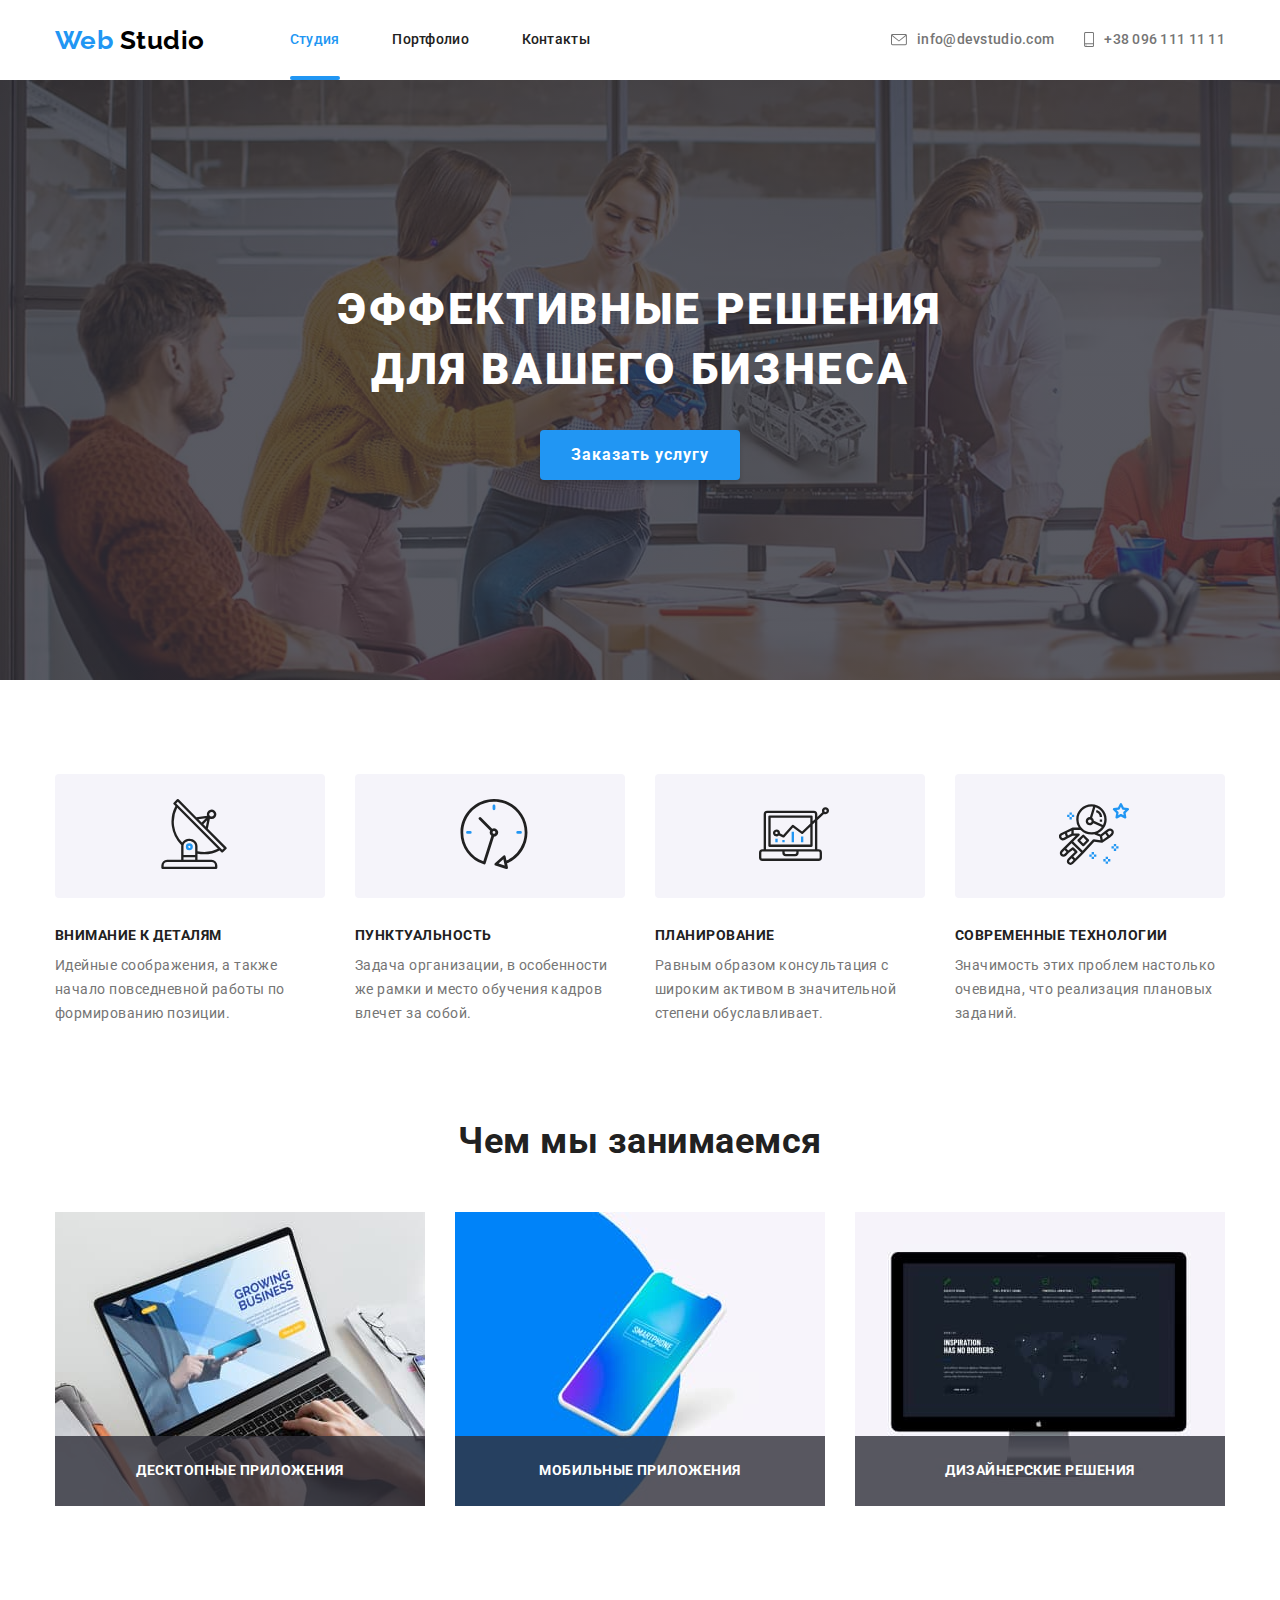
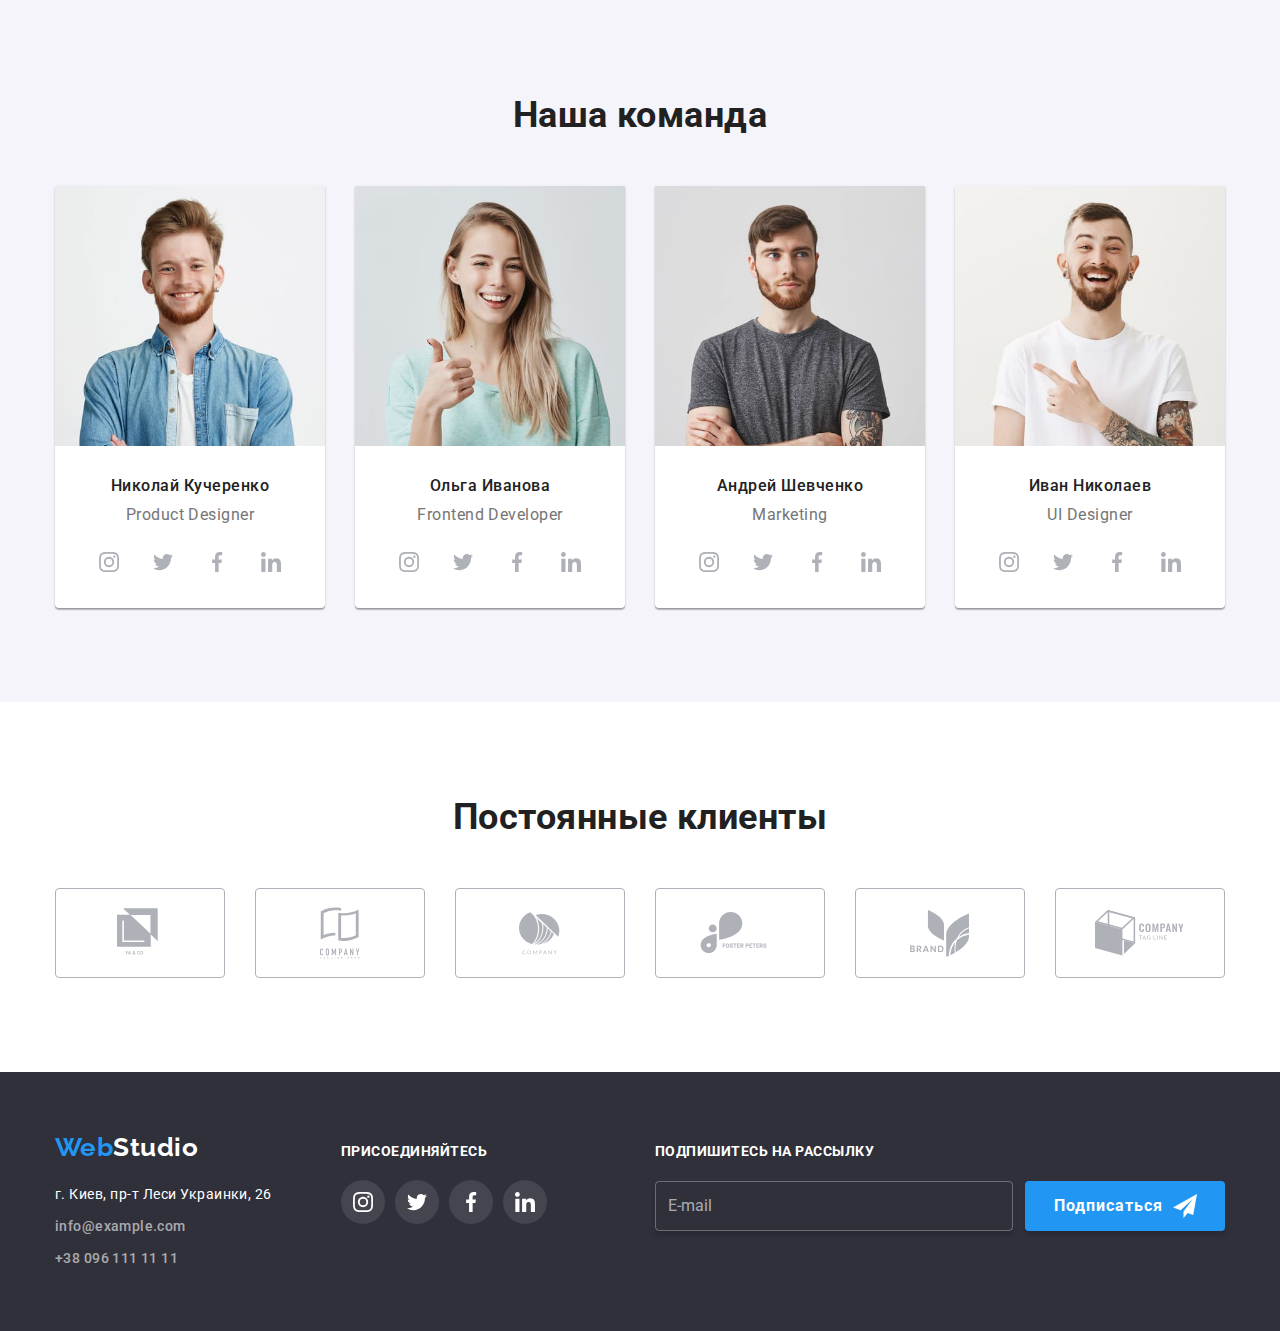
<file: index.html>
<!DOCTYPE html>
<html lang="ru">
  <head>
    <meta charset="UTF-8" />
    <meta name="viewport" content="width=device-width, initial-scale=1.0" />
    <title>Web Studio</title>
    <link
      href="https://fonts.googleapis.com/css2?family=Raleway:wght@700&family=Roboto:wght@400;500;700;900&display=swap"
      rel="stylesheet"
    />
    <link
      rel="stylesheet"
      href="https://cdnjs.cloudflare.com/ajax/libs/modern-normalize/0.6.0/modern-normalize.min.css"
    />
    <link rel="stylesheet" href="./css/main.min.css" />
  </head>
  <body>
    <header class="header">
      <nav class="container site-nav">
        <a class="logo" href="./index.html"
          >Web&nbsp;<span class="part-of-logo">Studio</span></a
        >
        <button
          type="button"
          class="menu-button"
          aria-expanded="false"
          aria-controls="menu"
          data-menu-button
        >
          <svg class="button-menu-icon" width="40" height="40">
            <use class="menu-icon" href="./images/symbol-defs.svg#menu"></use>

            <use class="cross-icon" href="./images/symbol-defs.svg#close"></use>
          </svg>
        </button>
        <div class="menu" id="menu" data-menu>
          <ul class="list-nav">
            <li class="list-nav-item">
              <a class="nav-link current" href="./index.html">
                Студия
              </a>
            </li>
            <li class="list-nav-item">
              <a class="nav-link" href="./portfolio.html">
                Портфолио
              </a>
            </li>
            <li class="list-nav-item">
              <a class="nav-link" href="#">
                Контакты
              </a>
            </li>
          </ul>
          <address class="contact-container">
            <a class="contact" href="mailto:info@devstudio.com"
              ><svg class="contact-icon" width="16" height="12">
                <use href="./images/symbol-defs.svg#envelope"></use>
              </svg>
              info@devstudio.com
            </a>

            <a class="contact" href="tel:+380961111111"
              ><svg class="contact-icon" width="10" height="15">
                <use href="./images/symbol-defs.svg#smartphone"></use>
              </svg>
              +38 096 111 11 11
            </a>
          </address>
        </div>
      </nav>
    </header>

    <main>
      <section class="hero-section">
        <div class="hero">
          <h1 class="hero-title">Эффективные решения для вашего бизнеса</h1>
          <button class="button" data-modal-open>Заказать услугу</button>
        </div>
      </section>

      <section class="section">
        <div class="container">
          <!-- при стилизации заголовок h2 ниже будет скрыт -->
          <h2 class="visually-hidden">Наши преимущества</h2>
          <ul class="advantages-list">
            <li class="advantages-list-item">
              <div class="svg-box">
                <svg width="70" height="70">
                  <use href="./images/symbol-defs.svg#antenna"></use>
                </svg>
              </div>
              <h3 class="title">Внимание к деталям</h3>
              <p class="description">
                Идейные соображения, а также начало повседневной работы по
                формированию позиции.
              </p>
            </li>
            <li class="advantages-list-item">
              <div class="svg-box">
                <svg width="70" height="70">
                  <use href="./images/symbol-defs.svg#clock"></use>
                </svg>
              </div>
              <h3 class="title">Пунктуальность</h3>
              <p class="description">
                Задача организации, в особенности же рамки и место обучения
                кадров влечет за собой.
              </p>
            </li>
            <li class="advantages-list-item">
              <div class="svg-box">
                <svg width="70" height="70">
                  <use href="./images/symbol-defs.svg#diagram"></use>
                </svg>
              </div>
              <h3 class="title">Планирование</h3>
              <p class="description">
                Равным образом консультация с широким активом в значительной
                степени обуславливает.
              </p>
            </li>
            <li class="advantages-list-item">
              <div class="svg-box">
                <svg width="70" height="70">
                  <use href="./images/symbol-defs.svg#astronaut"></use>
                </svg>
              </div>
              <h3 class="title">Современные технологии</h3>
              <p class="description">
                Значимость этих проблем настолько очевидна, что реализация
                плановых заданий.
              </p>
            </li>
          </ul>
        </div>
      </section>

      <section class="section activity-section">
        <div class="container">
          <h2 class="section-title">Чем мы занимаемся</h2>
          <ul class="activity-list">
            <li class="item">
              <img
                class="img"
                srcset="
                  ./images/desktop-apps.jpg    1x,
                  ./images/desktop-apps-2x.jpg 2x
                "
                src="./images/desktop-apps.jpg"
                alt="ноутбук"
                width="370"
                height="294"
              />
              <h3 class="subtitle">Десктопные приложения</h3>
            </li>
            <li class="item">
              <img
                class="img"
                srcset="
                  ./images/mobile-apps.jpg    1x,
                  ./images/mobile-apps-2x.jpg 2x
                "
                src="./images/mobile-apps.jpg"
                alt="смартфон"
                width="370"
                height="294"
              />
              <h3 class="subtitle">Мобильные приложения</h3>
            </li>
            <li class="item">
              <img
                class="img"
                srcset="
                  ./images/designer-decisions.jpg    1x,
                  ./images/designer-decisions-2x.jpg 2x
                "
                src="./images/designer-decisions.jpg"
                alt="Монитор"
                width="370"
                height="294"
              />
              <h3 class="subtitle">Дизайнерские решения</h3>
            </li>
          </ul>
        </div>
      </section>

      <section class="section team">
        <div class="container">
          <h2 class="section-title">Наша команда</h2>
          <ul class="team-list" lang="en">
            <li class="item">
              <div class="thumb">
                <img
                  class="img"
                  srcset="
                    ./images/product-designer.jpg    1x,
                    ./images/product-designer-2x.jpg 2x
                  "
                  src="./images/product-designer.jpg"
                  alt="фотопортрет Николай Кучеренко"
                  width="450"
                  height="414"
                />
              </div>

              <h3 class="title">Николай Кучеренко</h3>
              <p class="profession">Product Designer</p>
              <ul class="social-links-list">
                <li class="item">
                  <a class="link" href="#"
                    ><svg class="social-icon" width="20" height="20">
                      <use href="./images/symbol-defs.svg#instagram"></use></svg
                  ></a>
                </li>
                <li class="item">
                  <a class="link" href="#"
                    ><svg class="social-icon" width="20" height="20">
                      <use href="./images/symbol-defs.svg#twitter"></use></svg
                  ></a>
                </li>
                <li class="item">
                  <a class="link" href="#"
                    ><svg class="social-icon" width="20" height="20">
                      <use href="./images/symbol-defs.svg#facebook"></use></svg
                  ></a>
                </li>
                <li class="item">
                  <a class="link" href="#"
                    ><svg class="social-icon" width="20" height="20">
                      <use href="./images/symbol-defs.svg#linkedin"></use></svg
                  ></a>
                </li>
              </ul>
            </li>
            <li class="item">
              <div class="thumb">
                <img
                  class="img"
                  srcset="./images/frontend.jpg 1x, ./images/frontend-2x.jpg 2x"
                  src="./images/frontend.jpg"
                  alt="фотопортрет Ольга Иванова"
                  width="450"
                  height="414"
                />
              </div>

              <h3 class="title">Ольга Иванова</h3>
              <p class="profession">Frontend Developer</p>
              <ul class="social-links-list">
                <li class="item">
                  <a class="link" href="#"
                    ><svg class="social-icon" width="20" height="20">
                      <use href="./images/symbol-defs.svg#instagram"></use></svg
                  ></a>
                </li>
                <li class="item">
                  <a class="link" href="#"
                    ><svg class="social-icon" width="20" height="20">
                      <use href="./images/symbol-defs.svg#twitter"></use></svg
                  ></a>
                </li>
                <li class="item">
                  <a class="link" href="#"
                    ><svg class="social-icon" width="20" height="20">
                      <use href="./images/symbol-defs.svg#facebook"></use></svg
                  ></a>
                </li>
                <li class="item">
                  <a class="link" href="#"
                    ><svg class="social-icon" width="20" height="20">
                      <use href="./images/symbol-defs.svg#linkedin"></use></svg
                  ></a>
                </li>
              </ul>
            </li>
            <li class="item">
              <div class="thumb">
                <img
                  class="img"
                  srcset="
                    ./images/marketing.jpg    1x,
                    ./images/marketing-2x.jpg 2x
                  "
                  src="./images/marketing.jpg"
                  alt="фотопортрет Андрей Шевченко"
                  width="450"
                  height="414"
                />
              </div>
              <h3 class="title">Андрей Шевченко</h3>
              <p class="profession">Marketing</p>
              <ul class="social-links-list">
                <li class="item">
                  <a class="link" href="#"
                    ><svg class="social-icon" width="20" height="20">
                      <use href="./images/symbol-defs.svg#instagram"></use></svg
                  ></a>
                </li>
                <li class="item">
                  <a class="link" href="#"
                    ><svg class="social-icon" width="20" height="20">
                      <use href="./images/symbol-defs.svg#twitter"></use></svg
                  ></a>
                </li>
                <li class="item">
                  <a class="link" href="#"
                    ><svg class="social-icon" width="20" height="20">
                      <use href="./images/symbol-defs.svg#facebook"></use></svg
                  ></a>
                </li>
                <li class="item">
                  <a class="link" href="#"
                    ><svg class="social-icon" width="20" height="20">
                      <use href="./images/symbol-defs.svg#linkedin"></use></svg
                  ></a>
                </li>
              </ul>
            </li>
            <li class="item">
              <div class="thumb">
                <img
                  class="img"
                  srcset="
                    ./images/ui-designer.jpg    1x,
                    ./images/ui-designer-2x.jpg 2x
                  "
                  src="./images/marketing.jpg"
                  alt="фотопортрет Иван Николаев"
                  width="450"
                  height="414"
                />
              </div>

              <h3 class="title">Иван Николаев</h3>
              <p class="profession">UI Designer</p>
              <ul class="social-links-list">
                <li class="item">
                  <a class="link" href="#"
                    ><svg class="social-icon" width="20" height="20">
                      <use href="./images/symbol-defs.svg#instagram"></use></svg
                  ></a>
                </li>
                <li class="item">
                  <a class="link" href="#"
                    ><svg class="social-icon" width="20" height="20">
                      <use href="./images/symbol-defs.svg#twitter"></use></svg
                  ></a>
                </li>
                <li class="item">
                  <a class="link" href="#"
                    ><svg class="social-icon" width="20" height="20">
                      <use href="./images/symbol-defs.svg#facebook"></use></svg
                  ></a>
                </li>
                <li class="item">
                  <a class="link" href="#"
                    ><svg class="social-icon" width="20" height="20">
                      <use href="./images/symbol-defs.svg#linkedin"></use></svg
                  ></a>
                </li>
              </ul>
            </li>
          </ul>
        </div>
      </section>

      <section class="section">
        <div class="container">
          <h2 class="section-title">Постоянные клиенты</h2>
          <ul class="client-list">
            <li class="client">
              <a class="client-link" href="#">
                <svg class="client-icon" width="45" height="50">
                  <use href="./images/symbol-defs.svg#logo-01"></use>
                </svg>
              </a>
            </li>
            <li class="client">
              <a class="client-link" href="#">
                <svg class="client-icon" width="40" height="52">
                  <use href="./images/symbol-defs.svg#logo-02"></use>
                </svg>
              </a>
            </li>
            <li class="client">
              <a class="client-link" href="#">
                <svg class="client-icon" width="41" height="43">
                  <use href="./images/symbol-defs.svg#logo-03"></use>
                </svg>
              </a>
            </li>
            <li class="client">
              <a class="client-link" href="#">
                <svg class="client-icon" width="80" height="42">
                  <use href="./images/symbol-defs.svg#logo-04"></use>
                </svg>
              </a>
            </li>
            <li class="client">
              <a class="client-link" href="#">
                <svg class="client-icon" width="59" height="47">
                  <use href="./images/symbol-defs.svg#logo-05"></use>
                </svg>
              </a>
            </li>
            <li class="client">
              <a class="client-link" href="#">
                <svg class="client-icon" width="89" height="46">
                  <use href="./images/symbol-defs.svg#logo-06"></use>
                </svg>
              </a>
            </li>
          </ul>
        </div>
      </section>
    </main>

    <footer class="footer">
      <div class="container flex-container">
        <div class="footer-tablet-box">
          <address class="address">
            <a class="logo footer-logo" href="./index.html"
              >Web <span class="part-of-logo">Studio</span></a
            >
            <p class="location">г. Киев, пр-т Леси Украинки, 26</p>
            <a class="contact" href="mailto:info@example.com">
              info@example.com
            </a>
            <a class="contact" href="tel:+380961111111">
              +38 096 111 11 11
            </a>
          </address>

          <div class="social-box">
            <b class="call">Присоединяйтесь</b>
            <ul class="social-links-list">
              <li class="item call-item">
                <a class="link" href="#"
                  ><svg class="social-icon" width="20" height="20">
                    <use href="./images/symbol-defs.svg#instagram"></use></svg
                ></a>
              </li>
              <li class="item call-item">
                <a class="link" href="#"
                  ><svg class="social-icon" width="20" height="20">
                    <use href="./images/symbol-defs.svg#twitter"></use></svg
                ></a>
              </li>
              <li class="item call-item">
                <a class="link" href="#"
                  ><svg class="social-icon" width="20" height="20">
                    <use href="./images/symbol-defs.svg#facebook"></use></svg
                ></a>
              </li>
              <li class="item call-item">
                <a class="link" href="#"
                  ><svg class="social-icon" width="20" height="20">
                    <use href="./images/symbol-defs.svg#linkedin"></use></svg
                ></a>
              </li>
            </ul>
          </div>
        </div>

        <div class="form-box">
          <b class="call">Подпишитесь на рассылку</b>
          <form class="footer-form">
            <input
              class="input"
              type="email"
              name="guest-email"
              placeholder="E-mail"
            />
            <button class="input-button" type="submit">
              Подписаться
              <svg class="button-icon" width="24" height="24">
                <use href="./images/symbol-defs.svg#plane"></use>
              </svg>
            </button>
          </form>
        </div>
      </div>
    </footer>

    <div class="backdrop is-hidden" data-modal>
      <div class="modal">
        <button class="close-button" data-modal-close>
          <svg class="img" width="18" height="18">
            <use href="./images/symbol-defs.svg#close"></use>
          </svg>
        </button>
        <b class="modal-call">Оставьте свои данные, мы вам перезвоним</b>

        <form class="form">
          <div class="form-field">
            <input
              class="form-input"
              type="text"
              name="client-name"
              id="client-name"
              placeholder=" "
            />
            <label class="form-label" for="client-name">Имя</label
            ><svg class="form-icon" width="18" height="18">
              <use href="./images/symbol-defs.svg#person"></use>
            </svg>
          </div>
          <div class="form-field">
            <input
              class="form-input"
              type="tel"
              name="client-tel"
              id="client-tel"
              placeholder=" "
            /><label class="form-label" for="client-tel">Телефон</label
            ><svg class="form-icon" width="18" height="18">
              <use href="./images/symbol-defs.svg#phone"></use>
            </svg>
          </div>
          <div class="form-field">
            <input
              class="form-input"
              type="email"
              name="client-email"
              id="client-email"
              placeholder=" "
            /><label class="form-label" for="client-email">Почта</label
            ><svg class="form-icon" width="18" height="18">
              <use href="./images/symbol-defs.svg#email"></use>
            </svg>
          </div>
          <div class="form-field textarea-form-field">
            <textarea
              class="textarea"
              name="comment"
              id="comment"
              rows="5"
              placeholder=" "
            ></textarea>
            <label class="textarea-label" for="comment">Комментарий</label>
          </div>
          <div class="checkbox-container">
            <input
              class="checkbox visually-hidden"
              type="checkbox"
              name="agreement"
              id="agreement"
            />
            <label class="checkbox-label" for="agreement"
              >Соглашаюсь с рассылкой и принимаю&nbsp;
              <a class="agreement-link" href="#">Условия договора</a></label
            >
          </div>
          <button class="form-button" type="submit">Отправить</button>
        </form>
      </div>
    </div>

    <script src="./js/menu.js"></script>
    <script src="./js/modal.js"></script>
  </body>
</html>
</file>
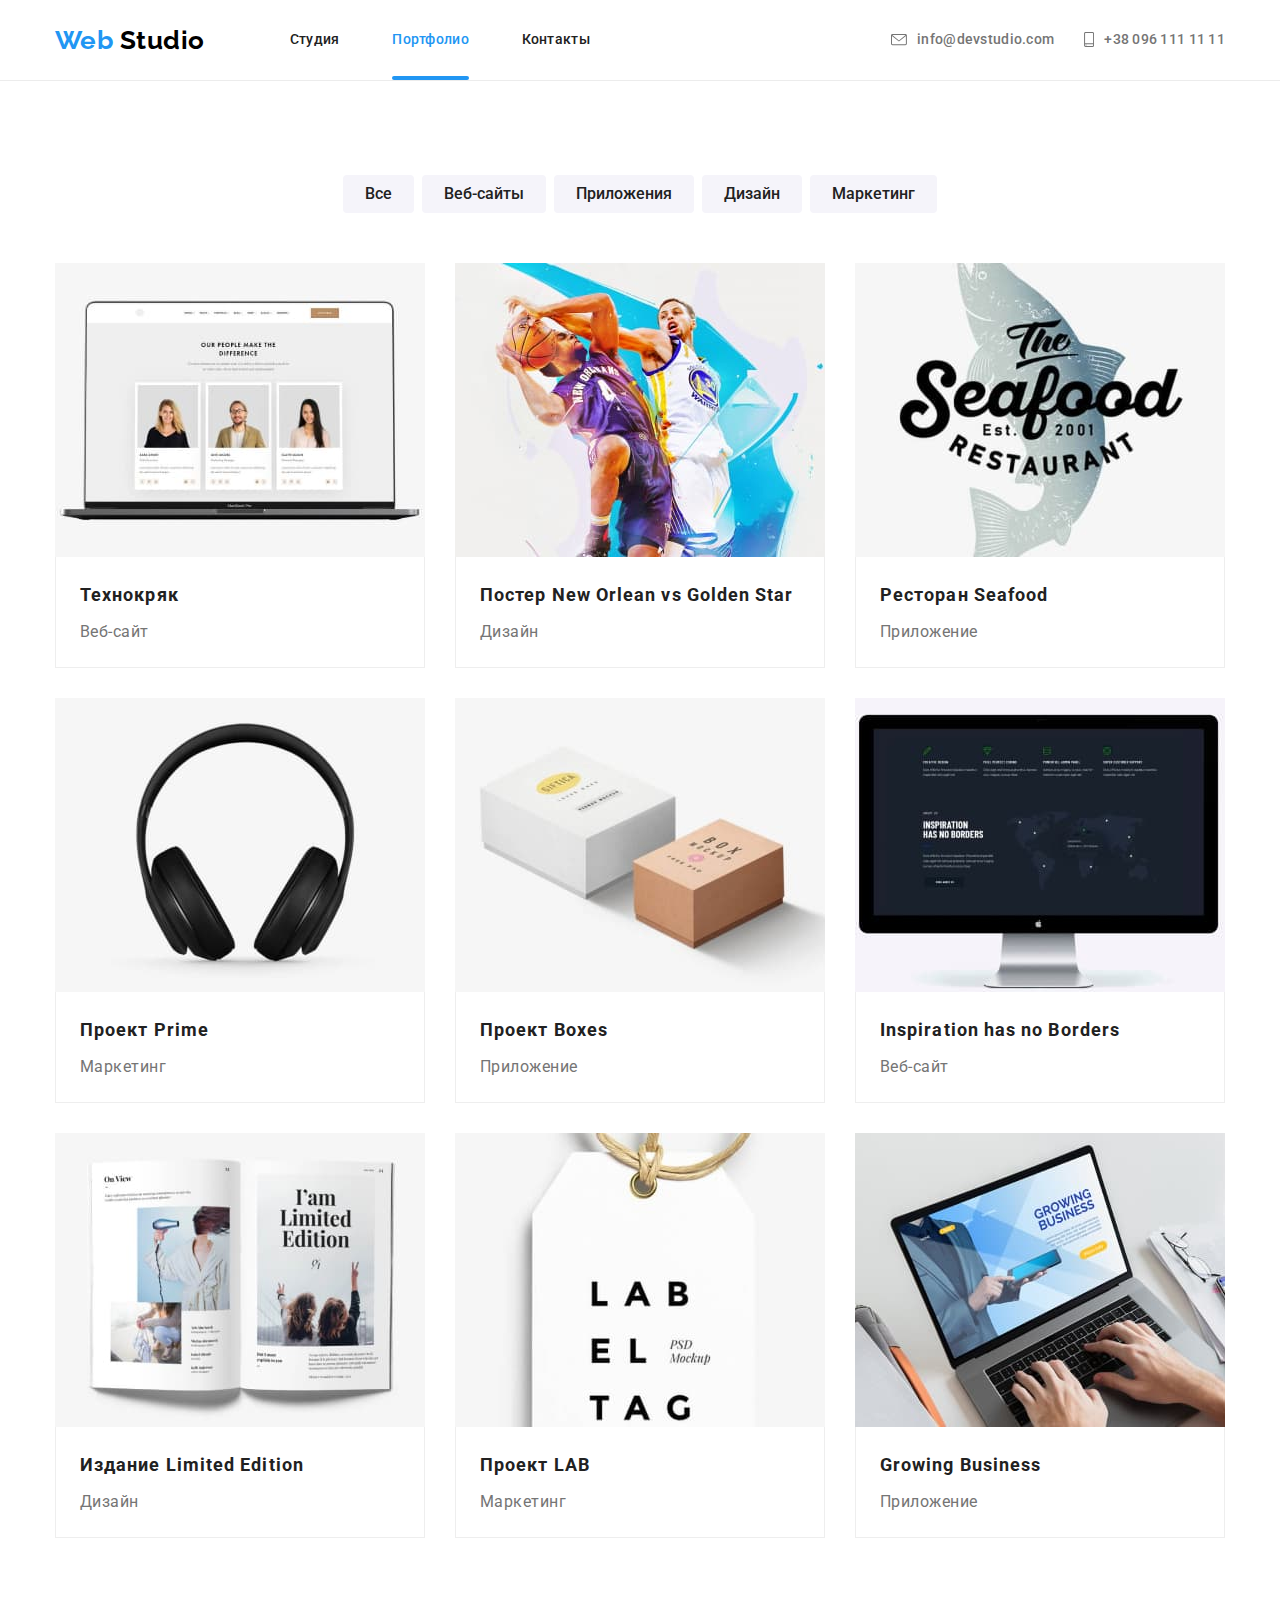
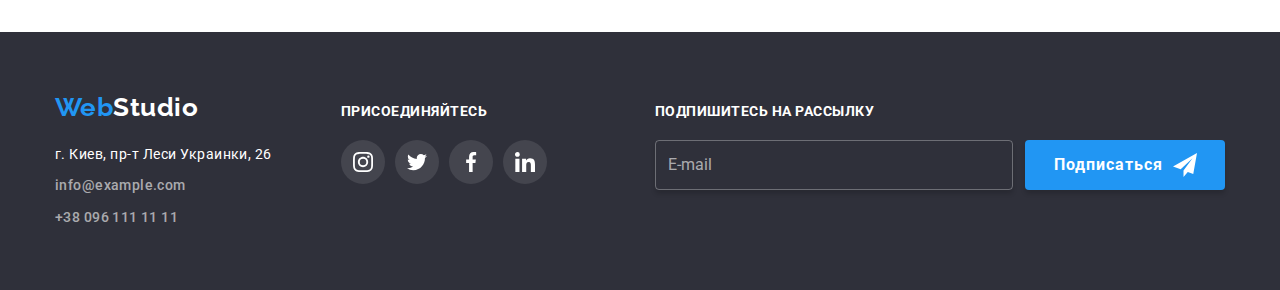
<file: portfolio.html>
<!DOCTYPE html>
<html lang="ru">
  <head>
    <meta charset="UTF-8" />
    <meta name="viewport" content="width=device-width, initial-scale=1.0" />
    <title>Portfolio</title>
    <link
      href="https://fonts.googleapis.com/css2?family=Raleway:wght@700&family=Roboto:wght@400;500;700;900&display=swap"
      rel="stylesheet"
    />
    <link
      rel="stylesheet"
      href="https://cdnjs.cloudflare.com/ajax/libs/modern-normalize/0.6.0/modern-normalize.min.css"
    />
    <link rel="stylesheet" href="./css/main.min.css" />
  </head>
  <body>
    <header class="header portfolio">
      <nav class="container site-nav">
        <a class="logo" href="./index.html"
          >Web&nbsp;<span class="part-of-logo">Studio</span></a
        >
        <button
          type="button"
          class="menu-button"
          aria-expanded="false"
          aria-controls="menu"
          data-menu-button
        >
          <svg class="button-menu-icon" width="40" height="40">
            <use class="menu-icon" href="./images/symbol-defs.svg#menu"></use>

            <use class="cross-icon" href="./images/symbol-defs.svg#close"></use>
          </svg>
        </button>
        <div class="menu" id="menu" data-menu>
          <ul class="list-nav">
            <li class="list-nav-item">
              <a class="nav-link" href="./index.html">
                Студия
              </a>
            </li>
            <li class="list-nav-item">
              <a class="nav-link current" href="./portfolio.html">
                Портфолио
              </a>
            </li>
            <li class="list-nav-item">
              <a class="nav-link" href="#">
                Контакты
              </a>
            </li>
          </ul>
          <address class="contact-container">
            <a class="contact" href="mailto:info@devstudio.com"
              ><svg class="contact-icon" width="16" height="12">
                <use href="./images/symbol-defs.svg#envelope"></use>
              </svg>
              info@devstudio.com
            </a>

            <a class="contact" href="tel:+380961111111"
              ><svg class="contact-icon" width="10" height="15">
                <use href="./images/symbol-defs.svg#smartphone"></use>
              </svg>
              +38 096 111 11 11
            </a>
          </address>
        </div>
      </nav>
    </header>

    <main>
      <div class="container">
        <section class="section">
          <h1 class="visually-hidden">Наши проекты</h1>
          <ul class="filter">
            <li class="item"><button class="btn" type="button">Все</button></li>
            <li class="item">
              <button class="btn" type="button">Веб-сайты</button>
            </li>
            <li class="item">
              <button class="btn" type="button">Приложения</button>
            </li>
            <li class="item">
              <button class="btn" type="button">Дизайн</button>
            </li>
            <li class="item">
              <button class="btn" type="button">Маркетинг</button>
            </li>
          </ul>

          <ul class="project-list">
            <li class="item">
              <a class="project-link" href="#">
                <div class="animation-block">
                  <img
                    class="img"
                    srcset="
                      ./images/project-01.jpg    1x,
                      ./images/project-01-2x.jpg 2x
                    "
                    src="./images/project-01.jpg"
                    alt="ноутбук"
                    width="450"
                    height="294"
                  />
                  <p class="project-description">
                    Технокряк это современная площадка распространения
                    коронавируса. Компании используют эту платформу для
                    цифрового шпионажа и атак на защищённые сервера конкурентов.
                  </p>
                </div>
                <div class="project-content">
                  <h2 class="title">Технокряк</h2>
                  <p class="project-product">Веб-сайт</p>
                </div>
              </a>
            </li>
            <li class="item">
              <a class="project-link" href="#">
                <div class="animation-block">
                  <img
                    class="img"
                    srcset="
                      ./images/project-02.jpg    1x,
                      ./images/project-02-2x.jpg 2x
                    "
                    src="./images/project-02.jpg"
                    alt="баскетболисты играют"
                    width="450"
                    height="294"
                  />
                  <p class="project-description">
                    Технокряк это современная площадка распространения
                    коронавируса. Компании используют эту платформу для
                    цифрового шпионажа и атак на защищённые сервера конкурентов.
                  </p>
                </div>
                <div class="project-content">
                  <h2 class="title">Постер New Orlean vs Golden Star</h2>
                  <p class="project-product">Дизайн</p>
                </div>
              </a>
            </li>
            <li class="item">
              <a class="project-link" href="#">
                <div class="animation-block">
                  <img
                    class="img"
                    srcset="
                      ./images/project-03.jpg    1x,
                      ./images/project-03-2x.jpg 2x
                    "
                    src="./images/project-03.jpg"
                    alt="рыба и название ресторана"
                    width="450"
                    height="294"
                  />
                  <p class="project-description">
                    Технокряк это современная площадка распространения
                    коронавируса. Компании используют эту платформу для
                    цифрового шпионажа и атак на защищённые сервера конкурентов.
                  </p>
                </div>
                <div class="project-content">
                  <h2 class="title">Ресторан Seafood</h2>
                  <p class="project-product">Приложение</p>
                </div>
              </a>
            </li>
            <li class="item">
              <a class="project-link" href="#">
                <div class="animation-block">
                  <img
                    class="img"
                    srcset="
                      ./images/project-04.jpg    1x,
                      ./images/project-04-2x.jpg 2x
                    "
                    src="./images/project-04.jpg"
                    alt="наушники"
                    width="450"
                    height="294"
                  />
                  <p class="project-description">
                    Технокряк это современная площадка распространения
                    коронавируса. Компании используют эту платформу для
                    цифрового шпионажа и атак на защищённые сервера конкурентов.
                  </p>
                </div>
                <div class="project-content">
                  <h2 class="title">Проект Prime</h2>
                  <p class="project-product">Маркетинг</p>
                </div>
              </a>
            </li>
            <li class="item">
              <a class="project-link" href="#">
                <div class="animation-block">
                  <img
                    class="img"
                    srcset="
                      ./images/project-05.jpg    1x,
                      ./images/project-05-2x.jpg 2x
                    "
                    src="./images/project-05.jpg"
                    alt="две коробки"
                    width="450"
                    height="294"
                  />
                  <p class="project-description">
                    Технокряк это современная площадка распространения
                    коронавируса. Компании используют эту платформу для
                    цифрового шпионажа и атак на защищённые сервера конкурентов.
                  </p>
                </div>
                <div class="project-content">
                  <h2 class="title">Проект Boxes</h2>
                  <p class="project-product">Приложение</p>
                </div>
              </a>
            </li>
            <li class="item">
              <a class="project-link" href="#">
                <div class="animation-block">
                  <img
                    class="img"
                    srcset="
                      ./images/project-06.jpg    1x,
                      ./images/project-06-2x.jpg 2x
                    "
                    src="./images/project-06.jpg"
                    alt="монитор"
                    width="450"
                    height="294"
                  />
                  <p class="project-description">
                    Технокряк это современная площадка распространения
                    коронавируса. Компании используют эту платформу для
                    цифрового шпионажа и атак на защищённые сервера конкурентов.
                  </p>
                </div>
                <div class="project-content">
                  <h2 class="title">Inspiration has no Borders</h2>
                  <p class="project-product">Веб-сайт</p>
                </div>
              </a>
            </li>
            <li class="item">
              <a class="project-link" href="#">
                <div class="animation-block">
                  <img
                    class="img"
                    srcset="
                      ./images/project-07.jpg    1x,
                      ./images/project-07-2x.jpg 2x
                    "
                    src="./images/project-07.jpg"
                    alt="раскрытая книга"
                    width="450"
                    height="294"
                  />
                  <p class="project-description">
                    Технокряк это современная площадка распространения
                    коронавируса. Компании используют эту платформу для
                    цифрового шпионажа и атак на защищённые сервера конкурентов.
                  </p>
                </div>
                <div class="project-content">
                  <h2 class="title">Издание Limited Edition</h2>
                  <p class="project-product">Дизайн</p>
                </div>
              </a>
            </li>
            <li class="item">
              <a class="project-link" href="#">
                <div class="animation-block">
                  <img
                    class="img"
                    srcset="
                      ./images/project-08.jpg    1x,
                      ./images/project-08-2x.jpg 2x
                    "
                    src="./images/project-08.jpg"
                    alt="брелок с логотипом"
                    width="450"
                    height="294"
                  />
                  <p class="project-description">
                    Технокряк это современная площадка распространения
                    коронавируса. Компании используют эту платформу для
                    цифрового шпионажа и атак на защищённые сервера конкурентов.
                  </p>
                </div>
                <div class="project-content">
                  <h2 class="title">Проект LAB</h2>
                  <p class="project-product">Маркетинг</p>
                </div>
              </a>
            </li>
            <li class="item">
              <a class="project-link" href="#">
                <div class="animation-block">
                  <img
                    class="img"
                    srcset="
                      ./images/project-09.jpg    1x,
                      ./images/project-09-2x.jpg 2x
                    "
                    src="./images/project-09.jpg"
                    alt="набор текста на ноутбуке"
                    width="450"
                    height="294"
                  />
                  <p class="project-description">
                    Технокряк это современная площадка распространения
                    коронавируса. Компании используют эту платформу для
                    цифрового шпионажа и атак на защищённые сервера конкурентов.
                  </p>
                </div>
                <div class="project-content">
                  <h2 class="title">Growing Business</h2>
                  <p class="project-product">Приложение</p>
                </div>
              </a>
            </li>
          </ul>
        </section>
      </div>
    </main>

    <footer class="footer">
      <div class="container flex-container">
        <div class="footer-tablet-box">
          <address class="address">
            <a class="logo footer-logo" href="./index.html"
              >Web <span class="part-of-logo">Studio</span></a
            >
            <p class="location">г. Киев, пр-т Леси Украинки, 26</p>
            <a class="contact" href="mailto:info@example.com">
              info@example.com
            </a>
            <a class="contact" href="tel:+380961111111">
              +38 096 111 11 11
            </a>
          </address>

          <div class="social-box">
            <b class="call">Присоединяйтесь</b>
            <ul class="social-links-list">
              <li class="item call-item">
                <a class="link" href="#"
                  ><svg class="social-icon" width="20" height="20">
                    <use href="./images/symbol-defs.svg#instagram"></use></svg
                ></a>
              </li>
              <li class="item call-item">
                <a class="link" href="#"
                  ><svg class="social-icon" width="20" height="20">
                    <use href="./images/symbol-defs.svg#twitter"></use></svg
                ></a>
              </li>
              <li class="item call-item">
                <a class="link" href="#"
                  ><svg class="social-icon" width="20" height="20">
                    <use href="./images/symbol-defs.svg#facebook"></use></svg
                ></a>
              </li>
              <li class="item call-item">
                <a class="link" href="#"
                  ><svg class="social-icon" width="20" height="20">
                    <use href="./images/symbol-defs.svg#linkedin"></use></svg
                ></a>
              </li>
            </ul>
          </div>
        </div>

        <div class="form-box">
          <b class="call">Подпишитесь на рассылку</b>
          <form class="footer-form">
            <input
              class="input"
              type="email"
              name="guest-email"
              placeholder="E-mail"
            />
            <button class="input-button" type="submit">
              Подписаться
              <svg class="button-icon" width="24" height="24">
                <use href="./images/symbol-defs.svg#plane"></use>
              </svg>
            </button>
          </form>
        </div>
      </div>
    </footer>

    <script src="./js/menu.js"></script>
  </body>
</html>
</file>
<file: css/main.min.css>
.social-links-list,.list-nav,.advantages-list,.activity-list,.team-list,.client-list,.filter,.project-list{padding:0;margin:0;list-style:none}.nav-link,.contact,.project-link{color:inherit;text-decoration:none}.button,.input-button,.form-button,.btn{border:none;border-radius:4px}.visually-hidden{position:absolute;width:1px;height:1px;margin:-1px;border:0px;padding:0px;clip:rect(0 0 0 0);overflow:hidden}.is-hidden{visibility:hidden;opacity:0;pointer-events:none}body{font-family:Roboto,sans-serif;letter-spacing:0.03em;color:#757575;background-color:#fff}.modal-open{overflow:hidden}.container{margin-right:auto;margin-left:auto;padding-right:15px;padding-left:15px}@media screen and (min-width: 480px){.container{width:480px}}@media screen and (min-width: 768px){.container{width:768px}}@media screen and (min-width: 1200px){.container{width:1200px}}.section{padding-top:60px;padding-bottom:60px}@media screen and (min-width: 1200px){.section{padding-top:94px;padding-bottom:94px}}.section-title{margin-top:0;margin-bottom:50px;color:#212121;font-size:28px;line-height:1.18;text-align:center}@media screen and (min-width: 1200px){.section-title{font-size:36px;line-height:1.17}}.img{display:block;width:100%;height:100%;-o-object-fit:cover;object-fit:cover;-o-object-position:top;object-position:top}.logo{font-weight:700;font-size:24px;font-family:Raleway,sans-serif;line-height:1.17;color:#2196f3;text-decoration:none}@media screen and (min-width: 1200px){.logo{display:-webkit-box;display:-ms-flexbox;display:flex;-webkit-box-align:stretch;-ms-flex-align:stretch;align-items:stretch;-webkit-box-pack:start;-ms-flex-pack:start;justify-content:flex-start;-webkit-box-orient:horizontal;-webkit-box-direction:normal;-ms-flex-direction:row;flex-direction:row;-ms-flex-wrap:nowrap;flex-wrap:nowrap}}@media screen and (min-width: 1200px){.logo{font-size:26px;line-height:1.19}}.logo .part-of-logo{color:#000}.footer-logo .part-of-logo{color:#fff}.social-links-list{display:-webkit-inline-box;display:-ms-inline-flexbox;display:inline-flex;-webkit-box-align:stretch;-ms-flex-align:stretch;align-items:stretch;-webkit-box-pack:start;-ms-flex-pack:start;justify-content:flex-start;-webkit-box-orient:horizontal;-webkit-box-direction:normal;-ms-flex-direction:row;flex-direction:row;-ms-flex-wrap:nowrap;flex-wrap:nowrap}.social-links-list .item{width:calc((100% - 30px) / 4);margin-right:10px}.social-links-list .item:last-child{margin-right:0}.social-links-list .link{display:-webkit-box;display:-ms-flexbox;display:flex;-webkit-box-align:stretch;-ms-flex-align:stretch;align-items:stretch;-webkit-box-pack:start;-ms-flex-pack:start;justify-content:flex-start;-webkit-box-orient:horizontal;-webkit-box-direction:normal;-ms-flex-direction:row;flex-direction:row;-ms-flex-wrap:nowrap;flex-wrap:nowrap;-webkit-transition:background-color 250ms cubic-bezier(0.4, 0, 0.2, 1);transition:background-color 250ms cubic-bezier(0.4, 0, 0.2, 1);padding:12px;border-radius:50%;color:#afb1b8}.social-links-list .link:hover,.social-links-list .link:focus{color:#fff;background-color:#2196f3}.social-icon{-webkit-transition:color 250ms cubic-bezier(0.4, 0, 0.2, 1);transition:color 250ms cubic-bezier(0.4, 0, 0.2, 1);fill:currentColor}@media screen and (max-width: 767px){.header{position:relative}}@media screen and (max-width: 767px){.site-nav{display:-webkit-box;display:-ms-flexbox;display:flex;-webkit-box-align:center;-ms-flex-align:center;align-items:center;-webkit-box-pack:justify;-ms-flex-pack:justify;justify-content:space-between;-webkit-box-orient:horizontal;-webkit-box-direction:normal;-ms-flex-direction:row;flex-direction:row;-ms-flex-wrap:nowrap;flex-wrap:nowrap;padding-top:10px;padding-bottom:10px}}@media screen and (min-width: 768px){.site-nav{display:-webkit-box;display:-ms-flexbox;display:flex;-webkit-box-align:center;-ms-flex-align:center;align-items:center;-webkit-box-pack:start;-ms-flex-pack:start;justify-content:flex-start;-webkit-box-orient:horizontal;-webkit-box-direction:normal;-ms-flex-direction:row;flex-direction:row;-ms-flex-wrap:nowrap;flex-wrap:nowrap}}@media screen and (min-width: 768px){.list-nav{display:-webkit-box;display:-ms-flexbox;display:flex;-webkit-box-align:center;-ms-flex-align:center;align-items:center;-webkit-box-pack:justify;-ms-flex-pack:justify;justify-content:space-between;-webkit-box-orient:horizontal;-webkit-box-direction:normal;-ms-flex-direction:row;flex-direction:row;-ms-flex-wrap:nowrap;flex-wrap:nowrap;min-width:300px}}@media screen and (max-width: 767px){.list-nav-item:not(:last-child){margin-bottom:40px}.list-nav-item:last-child{margin-bottom:60px}}.nav-link,.contact{-webkit-transition:color 250ms cubic-bezier(0.4, 0, 0.2, 1);transition:color 250ms cubic-bezier(0.4, 0, 0.2, 1);display:inline-block;color:#212121;font-weight:500;letter-spacing:0.02em}.nav-link:hover,.contact:hover,.nav-link:focus,.contact:focus{color:#2196f3}@media screen and (max-width: 767px){.nav-link,.contact{font-size:18px;line-height:1.17}}@media screen and (min-width: 768px){.nav-link,.contact{padding-top:32px;padding-bottom:32px;font-size:14px;line-height:1.14}}.current{position:relative;color:#2196f3}.current::after{content:'';position:absolute;right:0;left:0;bottom:0;height:4px;border-radius:2px;background-color:#2196f3}@media screen and (max-width: 767px){.current{padding-bottom:8px}}.menu-button{display:-webkit-box;display:-ms-flexbox;display:flex;-webkit-box-align:stretch;-ms-flex-align:stretch;align-items:stretch;-webkit-box-pack:start;-ms-flex-pack:start;justify-content:flex-start;-webkit-box-orient:horizontal;-webkit-box-direction:normal;-ms-flex-direction:row;flex-direction:row;-ms-flex-wrap:nowrap;flex-wrap:nowrap;padding:0;background-color:#fff;border:none}@media screen and (min-width: 768px){.menu-button{display:none}}.button-menu-icon{-webkit-transition:fill 250ms cubic-bezier(0.4, 0, 0.2, 1);transition:fill 250ms cubic-bezier(0.4, 0, 0.2, 1)}.button-menu-icon:hover,.button-menu-icon:focus{fill:#2196f3}.menu-button .cross-icon{display:none}.menu-button.is-open .cross-icon{display:block}.menu-button.is-open .menu-icon{display:none}@media screen and (max-width: 767px){.menu{display:none;position:absolute;top:100%;right:0;left:0;width:100%;z-index:1;padding-top:60px;padding-bottom:60px;text-align:center;background-color:#fff;border-top:1px solid #ececec}.menu.is-open{display:block}}@media screen and (min-width: 768px){.menu{display:-webkit-box;display:-ms-flexbox;display:flex;-webkit-box-align:center;-ms-flex-align:center;align-items:center;-webkit-box-pack:justify;-ms-flex-pack:justify;justify-content:space-between;-webkit-box-orient:horizontal;-webkit-box-direction:normal;-ms-flex-direction:row;flex-direction:row;-ms-flex-wrap:nowrap;flex-wrap:nowrap;width:inherit;margin-left:81px}}@media screen and (min-width: 1200px){.menu{margin-left:85px}}.contact-container{font-style:normal}@media screen and (min-width: 1200px){.contact-container{display:-webkit-box;display:-ms-flexbox;display:flex;-webkit-box-align:stretch;-ms-flex-align:stretch;align-items:stretch;-webkit-box-pack:start;-ms-flex-pack:start;justify-content:flex-start;-webkit-box-orient:horizontal;-webkit-box-direction:normal;-ms-flex-direction:row;flex-direction:row;-ms-flex-wrap:nowrap;flex-wrap:nowrap}}.contact-icon{margin-right:10px;fill:currentColor}@media screen and (min-width: 768px) and (max-width: 1199px){.contact-icon{margin-right:8px}}.contact{display:-webkit-box;display:-ms-flexbox;display:flex;-webkit-box-align:center;-ms-flex-align:center;align-items:center;-webkit-box-pack:start;-ms-flex-pack:start;justify-content:flex-start;-webkit-box-orient:horizontal;-webkit-box-direction:normal;-ms-flex-direction:row;flex-direction:row;-ms-flex-wrap:nowrap;flex-wrap:nowrap;padding-top:0px;padding-bottom:0px;color:inherit}@media screen and (max-width: 767px){.contact{display:-webkit-box;display:-ms-flexbox;display:flex;-webkit-box-align:center;-ms-flex-align:center;align-items:center;-webkit-box-pack:center;-ms-flex-pack:center;justify-content:center;-webkit-box-orient:horizontal;-webkit-box-direction:normal;-ms-flex-direction:row;flex-direction:row;-ms-flex-wrap:nowrap;flex-wrap:nowrap}.contact:not(:last-child){margin-bottom:16px}}@media screen and (min-width: 768px) and (max-width: 1199px){.contact:not(:last-child){margin-bottom:10px}}@media screen and (min-width: 1200px){.contact:not(:first-child){margin-left:30px}}.hero-section{display:-webkit-box;display:-ms-flexbox;display:flex;-webkit-box-align:center;-ms-flex-align:center;align-items:center;-webkit-box-pack:center;-ms-flex-pack:center;justify-content:center;-webkit-box-orient:vertical;-webkit-box-direction:normal;-ms-flex-direction:column;flex-direction:column;-ms-flex-wrap:nowrap;flex-wrap:nowrap;background-image:-webkit-gradient(linear, left top, right top, from(rgba(47,48,58,0.8)), to(rgba(47,48,58,0.8))),url(../images/hero-mobile.jpg);background-image:linear-gradient(to right, rgba(47,48,58,0.8), rgba(47,48,58,0.8)),url(../images/hero-mobile.jpg);max-width:480px;height:400px;margin-right:auto;margin-left:auto;background-color:#212121;background-size:contain;text-align:center}@media screen and (min-device-pixel-ratio: 2), screen and (-webkit-min-device-pixel-ratio: 2), screen and (min-resolution: 192dpi), screen and (min-resolution: 2dppx){.hero-section{background-image:-webkit-gradient(linear, left top, right top, from(rgba(47,48,58,0.8)), to(rgba(47,48,58,0.8))),url(../images/hero-mobile-2x.jpg);background-image:linear-gradient(to right, rgba(47,48,58,0.8), rgba(47,48,58,0.8)),url(../images/hero-mobile-2x.jpg)}}@media screen and (min-width: 768px){.hero-section{background-image:-webkit-gradient(linear, left top, right top, from(rgba(47,48,58,0.8)), to(rgba(47,48,58,0.8))),url(../images/hero-tablet.jpg);background-image:linear-gradient(to right, rgba(47,48,58,0.8), rgba(47,48,58,0.8)),url(../images/hero-tablet.jpg);max-width:768px}}@media screen and (min-width: 768px) and (min-device-pixel-ratio: 2), screen and (min-width: 768px) and (-webkit-min-device-pixel-ratio: 2), screen and (min-width: 768px) and (min-resolution: 192dpi), screen and (min-width: 768px) and (min-resolution: 2dppx){.hero-section{background-image:-webkit-gradient(linear, left top, right top, from(rgba(47,48,58,0.8)), to(rgba(47,48,58,0.8))),url(../images/hero-tablet-2x.jpg);background-image:linear-gradient(to right, rgba(47,48,58,0.8), rgba(47,48,58,0.8)),url(../images/hero-tablet-2x.jpg)}}@media screen and (min-width: 1200px){.hero-section{background-image:-webkit-gradient(linear, left top, right top, from(rgba(47,48,58,0.8)), to(rgba(47,48,58,0.8))),url(../images/hero.jpg);background-image:linear-gradient(to right, rgba(47,48,58,0.8), rgba(47,48,58,0.8)),url(../images/hero.jpg);max-width:1600px;height:600px;background-size:cover}}@media screen and (min-width: 1200px) and (min-device-pixel-ratio: 2), screen and (min-width: 1200px) and (-webkit-min-device-pixel-ratio: 2), screen and (min-width: 1200px) and (min-resolution: 192dpi), screen and (min-width: 1200px) and (min-resolution: 2dppx){.hero-section{background-image:-webkit-gradient(linear, left top, right top, from(rgba(47,48,58,0.8)), to(rgba(47,48,58,0.8))),url(../images/hero-2x.jpg);background-image:linear-gradient(to right, rgba(47,48,58,0.8), rgba(47,48,58,0.8)),url(../images/hero-2x.jpg)}}.hero{max-width:360px}@media screen and (min-width: 1200px){.hero{max-width:696px}}.hero-title{margin-top:0;margin-bottom:30px;font-weight:900;font-size:26px;line-height:1.61;letter-spacing:0.06em;text-transform:uppercase;color:#fff}@media screen and (min-width: 1200px){.hero-title{font-size:44px;line-height:1.36}}.button,.input-button,.form-button{display:inline-block;min-width:200px;padding:10px;font-weight:700;font-size:16px;line-height:1.87;letter-spacing:0.06em;color:#fff;text-decoration:none;background-color:#2196f3;-webkit-box-shadow:0px 4px 4px rgba(0,0,0,0.15);box-shadow:0px 4px 4px rgba(0,0,0,0.15)}@media screen and (min-width: 768px){.advantages-list{display:-webkit-box;display:-ms-flexbox;display:flex;-webkit-box-align:stretch;-ms-flex-align:stretch;align-items:stretch;-webkit-box-pack:start;-ms-flex-pack:start;justify-content:flex-start;-webkit-box-orient:horizontal;-webkit-box-direction:normal;-ms-flex-direction:row;flex-direction:row;-ms-flex-wrap:wrap;flex-wrap:wrap}}@media screen and (max-width: 767px){.advantages-list-item:not(:last-child),.team-list>.item:not(:last-child),.project-list .item:not(:last-child){margin-bottom:30px}}@media screen and (min-width: 768px){.advantages-list-item,.team-list>.item,.project-list .item{width:calc((100% - 30px) / 2);margin-right:30px;margin-bottom:30px}.advantages-list-item:nth-child(2n),.team-list>.item:nth-child(2n),.project-list .item:nth-child(2n){margin-right:0}.advantages-list-item:nth-last-child(-n+2),.team-list>.item:nth-last-child(-n+2),.project-list .item:nth-last-child(-n+2){margin-bottom:0}}@media screen and (min-width: 1200px){.advantages-list-item,.team-list>.item,.project-list .item{width:calc((100% - 90px) / 4);margin-bottom:0}.advantages-list-item:nth-child(2),.team-list>.item:nth-child(2),.project-list .item:nth-child(2){margin-right:30px}}.svg-box{margin-bottom:30px;padding:25px 104px;border-radius:4px;text-align:center;background-color:#f5f4fa}.advantages-list .title{margin-bottom:10px;color:#212121;font-size:14px;line-height:1.14;text-transform:uppercase}@media screen and (max-width: 767px){.advantages-list .title{text-align:center}}.advantages-list .description{margin:0;font-size:14px;line-height:1.71}.activity-section{padding-top:0}@media screen and (max-width: 1199px){.activity-section{display:none}}.activity-list{display:-webkit-box;display:-ms-flexbox;display:flex;-webkit-box-align:stretch;-ms-flex-align:stretch;align-items:stretch;-webkit-box-pack:start;-ms-flex-pack:start;justify-content:flex-start;-webkit-box-orient:horizontal;-webkit-box-direction:normal;-ms-flex-direction:row;flex-direction:row;-ms-flex-wrap:nowrap;flex-wrap:nowrap}.activity-list .item{position:relative;width:calc((100% - 60px) / 3);margin-right:30px}.activity-list .item:last-child{margin-right:0}.subtitle{position:absolute;right:0;bottom:0;left:0;margin-top:0;margin-bottom:0;padding-top:27px;padding-bottom:27px;font-size:14px;line-height:1.14;text-transform:uppercase;color:#fff;text-align:center;background:rgba(47,48,58,0.8)}.team{padding:94px 0px;background-color:#f5f4fa}@media screen and (min-width: 768px){.team-list{display:-webkit-box;display:-ms-flexbox;display:flex;-webkit-box-align:stretch;-ms-flex-align:stretch;align-items:stretch;-webkit-box-pack:start;-ms-flex-pack:start;justify-content:flex-start;-webkit-box-orient:horizontal;-webkit-box-direction:normal;-ms-flex-direction:row;flex-direction:row;-ms-flex-wrap:wrap;flex-wrap:wrap}}.team-list>.item{padding-bottom:24px;text-align:center;background-color:#fff;-webkit-box-shadow:0px 2px 1px rgba(0,0,0,0.2),0px 1px 1px rgba(0,0,0,0.14),0px 1px 3px rgba(0,0,0,0.12);box-shadow:0px 2px 1px rgba(0,0,0,0.2),0px 1px 1px rgba(0,0,0,0.14),0px 1px 3px rgba(0,0,0,0.12);border-radius:0px 0px 4px 4px}.thumb{height:320px}@media screen and (min-width: 768px){.thumb{height:260px}}.profession,.team-list .title{margin-top:0;margin-bottom:16px;font-size:16px;line-height:1.19;text-align:center}.team-list .title{margin-top:30px;margin-bottom:10px;color:#212121;font-weight:500}.client-list{display:-webkit-box;display:-ms-flexbox;display:flex;-webkit-box-align:stretch;-ms-flex-align:stretch;align-items:stretch;-webkit-box-pack:start;-ms-flex-pack:start;justify-content:flex-start;-webkit-box-orient:horizontal;-webkit-box-direction:normal;-ms-flex-direction:row;flex-direction:row;-ms-flex-wrap:wrap;flex-wrap:wrap}.client{margin-right:30px}@media screen and (max-width: 767px){.client{width:calc((100% - 30px) / 2);margin-bottom:30px}.client:nth-child(2n){margin-right:0}.client:nth-last-child(-n+2){margin-bottom:0}}@media screen and (min-width: 768px) and (max-width: 1199px){.client{width:calc((100% - 60px) / 3);margin-bottom:30px}.client:nth-child(3n){margin-right:0}.client:nth-last-child(-n+3){margin-bottom:0}}@media screen and (min-width: 1200px){.client{width:calc((100% - 150px) / 6)}.client:last-child{margin-right:0}}.client-link{display:-webkit-box;display:-ms-flexbox;display:flex;-webkit-box-align:center;-ms-flex-align:center;align-items:center;-webkit-box-pack:center;-ms-flex-pack:center;justify-content:center;-webkit-box-orient:horizontal;-webkit-box-direction:normal;-ms-flex-direction:row;flex-direction:row;-ms-flex-wrap:nowrap;flex-wrap:nowrap;-webkit-transition:border-color 250ms cubic-bezier(0.4, 0, 0.2, 1);transition:border-color 250ms cubic-bezier(0.4, 0, 0.2, 1);min-height:90px;border:1px solid #afb1b8;border-radius:4px;color:#afb1b8}.client-link:hover,.client-link:focus{color:#2196f3;border-color:#2196f3}.client-icon{-webkit-transition:color 250ms cubic-bezier(0.4, 0, 0.2, 1);transition:color 250ms cubic-bezier(0.4, 0, 0.2, 1);fill:currentColor}.footer{color:#fff;background-color:#2f303a}.flex-container{padding-top:60px;padding-bottom:60px}@media screen and (max-width: 1199px){.flex-container{text-align:center}}@media screen and (min-width: 1200px){.flex-container{display:-webkit-box;display:-ms-flexbox;display:flex;-webkit-box-align:baseline;-ms-flex-align:baseline;align-items:baseline;-webkit-box-pack:justify;-ms-flex-pack:justify;justify-content:space-between;-webkit-box-orient:horizontal;-webkit-box-direction:normal;-ms-flex-direction:row;flex-direction:row;-ms-flex-wrap:nowrap;flex-wrap:nowrap}}@media screen and (min-width: 768px){.footer-tablet-box{display:-webkit-box;display:-ms-flexbox;display:flex;-webkit-box-align:baseline;-ms-flex-align:baseline;align-items:baseline;-webkit-box-pack:justify;-ms-flex-pack:justify;justify-content:space-between;-webkit-box-orient:horizontal;-webkit-box-direction:normal;-ms-flex-direction:row;flex-direction:row;-ms-flex-wrap:nowrap;flex-wrap:nowrap}}@media screen and (min-width: 1200px){.footer-tablet-box{display:-webkit-box;display:-ms-flexbox;display:flex;-webkit-box-align:baseline;-ms-flex-align:baseline;align-items:baseline;-webkit-box-pack:start;-ms-flex-pack:start;justify-content:flex-start;-webkit-box-orient:horizontal;-webkit-box-direction:normal;-ms-flex-direction:row;flex-direction:row;-ms-flex-wrap:nowrap;flex-wrap:nowrap}}.social-box{display:-webkit-box;display:-ms-flexbox;display:flex;-webkit-box-align:center;-ms-flex-align:center;align-items:center;-webkit-box-pack:start;-ms-flex-pack:start;justify-content:flex-start;-webkit-box-orient:vertical;-webkit-box-direction:normal;-ms-flex-direction:column;flex-direction:column;-ms-flex-wrap:nowrap;flex-wrap:nowrap}@media screen and (max-width: 767px){.social-box{margin-top:60px}}@media screen and (min-width: 768px) and (max-width: 1199px){.social-box{margin-right:74px}}@media screen and (min-width: 1200px){.social-box{display:-webkit-box;display:-ms-flexbox;display:flex;-webkit-box-align:stretch;-ms-flex-align:stretch;align-items:stretch;-webkit-box-pack:start;-ms-flex-pack:start;justify-content:flex-start;-webkit-box-orient:vertical;-webkit-box-direction:normal;-ms-flex-direction:column;flex-direction:column;-ms-flex-wrap:nowrap;flex-wrap:nowrap;margin-left:69px}}.location{margin-top:20px;margin-bottom:8px;font-size:14px;line-height:1.71}.address{font-style:normal}@media screen and (min-width: 768px) and (max-width: 1199px){.address{margin-left:61px}}.address .contact{display:block;margin-bottom:8px;margin-left:0;font-size:14px;line-height:1.71;letter-spacing:0.03em;color:rgba(255,255,255,0.6)}.address .contact:last-child{margin-bottom:0}.call{font-size:14px;line-height:1.14;text-transform:uppercase}.footer .social-links-list{margin-top:20px}.call-item .link{border-radius:50%;color:#fff;background-color:rgba(255,255,255,0.1)}@media screen and (max-width: 1199px){.form-box{margin-top:60px}}.footer-form{margin-top:20px}@media screen and (min-width: 768px) and (max-width: 1199px){.footer-form{display:-webkit-box;display:-ms-flexbox;display:flex;-webkit-box-align:center;-ms-flex-align:center;align-items:center;-webkit-box-pack:start;-ms-flex-pack:start;justify-content:flex-start;-webkit-box-orient:vertical;-webkit-box-direction:normal;-ms-flex-direction:column;flex-direction:column;-ms-flex-wrap:nowrap;flex-wrap:nowrap}}@media screen and (min-width: 1200px){.footer-form{display:-webkit-box;display:-ms-flexbox;display:flex;-webkit-box-align:center;-ms-flex-align:center;align-items:center;-webkit-box-pack:start;-ms-flex-pack:start;justify-content:flex-start;-webkit-box-orient:horizontal;-webkit-box-direction:normal;-ms-flex-direction:row;flex-direction:row;-ms-flex-wrap:nowrap;flex-wrap:nowrap}}.input{width:100%;padding:15px 12px;border:1px solid rgba(255,255,255,0.3);border-radius:4px;color:inherit;background-color:inherit;-webkit-box-shadow:0px 4px 4px rgba(0,0,0,0.15);box-shadow:0px 4px 4px rgba(0,0,0,0.15)}.input::-webkit-input-placeholder{font-size:16px;line-height:1.88;color:rgba(255,255,255,0.6)}.input:-ms-input-placeholder{font-size:16px;line-height:1.88;color:rgba(255,255,255,0.6)}.input::-ms-input-placeholder{font-size:16px;line-height:1.88;color:rgba(255,255,255,0.6)}.input::placeholder{font-size:16px;line-height:1.88;color:rgba(255,255,255,0.6)}@media screen and (max-width: 767px){.input{width:100%}}@media screen and (min-width: 768px) and (max-width: 1199px){.input{max-width:358px}}@media screen and (min-width: 1200px){.input{min-width:358px}}.input-button{display:-webkit-inline-box;display:-ms-inline-flexbox;display:inline-flex;-webkit-box-align:center;-ms-flex-align:center;align-items:center;-webkit-box-pack:start;-ms-flex-pack:start;justify-content:flex-start;-webkit-box-orient:horizontal;-webkit-box-direction:normal;-ms-flex-direction:row;flex-direction:row;-ms-flex-wrap:nowrap;flex-wrap:nowrap;padding-left:29px}@media screen and (max-width: 1199px){.input-button{margin-top:20px}}@media screen and (min-width: 1200px){.input-button{margin-left:12px}}.button-icon{margin-left:10px}.backdrop{-webkit-transition:opacity 250ms cubic-bezier(0.4, 0, 0.2, 1);transition:opacity 250ms cubic-bezier(0.4, 0, 0.2, 1);-webkit-transition:visibility 250ms cubic-bezier(0.4, 0, 0.2, 1);transition:visibility 250ms cubic-bezier(0.4, 0, 0.2, 1);position:fixed;top:0;left:0;width:100%;height:100%;background-color:rgba(0,0,0,0.2);overflow-y:scroll}@media screen and (max-width: 767px){.backdrop{padding:93px 15px}}.modal{display:-webkit-box;display:-ms-flexbox;display:flex;-webkit-box-align:center;-ms-flex-align:center;align-items:center;-webkit-box-pack:start;-ms-flex-pack:start;justify-content:flex-start;-webkit-box-orient:vertical;-webkit-box-direction:normal;-ms-flex-direction:column;flex-direction:column;-ms-flex-wrap:nowrap;flex-wrap:nowrap;width:100%;max-width:450px;position:relative;padding:40px;border-radius:4px;background-color:#fff;-webkit-box-shadow:0px 2px 1px rgba(0,0,0,0.2),0px 1px 1px rgba(0,0,0,0.14),0px 1px 3px rgba(0,0,0,0.12);box-shadow:0px 2px 1px rgba(0,0,0,0.2),0px 1px 1px rgba(0,0,0,0.14),0px 1px 3px rgba(0,0,0,0.12)}@media screen and (max-width: 767px){.modal{margin-right:auto;margin-left:auto}}@media screen and (min-width: 768px){.modal{position:absolute;top:50%;left:50%;-webkit-transform:translate(-50%, -50%);transform:translate(-50%, -50%)}}@media screen and (min-width: 1200px){.modal{max-width:528px}}.close-button{-webkit-transition:fill 250ms cubic-bezier(0.4, 0, 0.2, 1);transition:fill 250ms cubic-bezier(0.4, 0, 0.2, 1);position:absolute;top:8px;right:8px;padding:6px;border:none;border-radius:50%;-webkit-box-shadow:0px 2px 1px rgba(0,0,0,0.2),0px 1px 1px rgba(0,0,0,0.14),0px 1px 3px rgba(0,0,0,0.12);box-shadow:0px 2px 1px rgba(0,0,0,0.2),0px 1px 1px rgba(0,0,0,0.14),0px 1px 3px rgba(0,0,0,0.12)}.close-button:hover,.close-button:focus{fill:#2196f3}.modal-call{margin-bottom:30px;text-align:center;color:#212121;font-weight:700;font-size:20px;line-height:1.5}@media screen and (min-width: 1200px){.modal-call{line-height:1.15}}.form{display:-webkit-box;display:-ms-flexbox;display:flex;-webkit-box-align:stretch;-ms-flex-align:stretch;align-items:stretch;-webkit-box-pack:start;-ms-flex-pack:start;justify-content:flex-start;-webkit-box-orient:vertical;-webkit-box-direction:normal;-ms-flex-direction:column;flex-direction:column;-ms-flex-wrap:nowrap;flex-wrap:nowrap}@media screen and (min-width: 1200px){.form{width:448px}}.form-field{position:relative;margin-bottom:28px}.textarea-form-field{margin-bottom:20px}.form-input,.textarea{-webkit-transition:border-color 250ms cubic-bezier(0.4, 0, 0.2, 1);transition:border-color 250ms cubic-bezier(0.4, 0, 0.2, 1);width:100%;padding:11px 18px 11px 42px;border:1px solid #d8d8d8;border-radius:4px;outline:none}.form-input:focus,.textarea:focus{border-color:#2196f3}.textarea{display:block;padding:12px 16px;resize:none}.form-icon,.form-label{position:absolute;top:50%;left:16px;-webkit-transform:translateY(-50%) scale(1);transform:translateY(-50%) scale(1)}.form-icon{-webkit-transition:fill 250ms cubic-bezier(0.4, 0, 0.2, 1);transition:fill 250ms cubic-bezier(0.4, 0, 0.2, 1)}.form-input:focus ~ .form-icon,.textarea:focus ~ .form-icon{fill:#2196f3}.form-label,.textarea-label{-webkit-transition:color 250ms cubic-bezier(0.4, 0, 0.2, 1);transition:color 250ms cubic-bezier(0.4, 0, 0.2, 1);-webkit-transition:-webkit-transform 250ms cubic-bezier(0.4, 0, 0.2, 1);transition:-webkit-transform 250ms cubic-bezier(0.4, 0, 0.2, 1);transition:transform 250ms cubic-bezier(0.4, 0, 0.2, 1);transition:transform 250ms cubic-bezier(0.4, 0, 0.2, 1), -webkit-transform 250ms cubic-bezier(0.4, 0, 0.2, 1);left:42px;font-size:14px;line-height:1.14;letter-spacing:0.01em}.form-input:focus+.form-label,.textarea:focus+.form-label,.form-input:not(:placeholder-shown)+.form-label,.textarea:not(:placeholder-shown)+.form-label,.form-input:focus+.textarea-label,.textarea:focus+.textarea-label,.form-input:not(:placeholder-shown)+.textarea-label,.textarea:not(:placeholder-shown)+.textarea-label{-webkit-transform:translate(-30px, -40px) scale(0.86);transform:translate(-30px, -40px) scale(0.86);color:#2196f3}.textarea-label{position:absolute;top:12px;left:16px}.textarea:focus+.textarea-label,.textarea:not(:placeholder-shown)+.textarea-label{-webkit-transform:translate(-9px, -30px) scale(0.86);transform:translate(-9px, -30px) scale(0.86);color:#2196f3}.checkbox-container{margin-right:auto;margin-bottom:30px;margin-left:auto}.checkbox-label{font-size:12px;line-height:1.17}.checkbox-label::before{-webkit-transition:border 250ms cubic-bezier(0.4, 0, 0.2, 1);transition:border 250ms cubic-bezier(0.4, 0, 0.2, 1);-webkit-transition:background 250ms cubic-bezier(0.4, 0, 0.2, 1);transition:background 250ms cubic-bezier(0.4, 0, 0.2, 1);content:'';display:inline-block;width:15px;height:15px;margin-right:6px;border:2px solid #212121;border-radius:4px}.checkbox:checked+.checkbox-label::before{border:none;background-color:#2196f3;background-image:url(../images/check.svg);background-size:contain;background-origin:border-box}@media screen and (min-width: 480px){.checkbox-label{display:-webkit-box;display:-ms-flexbox;display:flex;-webkit-box-align:center;-ms-flex-align:center;align-items:center;-webkit-box-pack:start;-ms-flex-pack:start;justify-content:flex-start;-webkit-box-orient:horizontal;-webkit-box-direction:normal;-ms-flex-direction:row;flex-direction:row;-ms-flex-wrap:nowrap;flex-wrap:nowrap}}@media screen and (min-width: 1200px){.checkbox-label{font-size:14px;line-height:1.7}}.agreement-link{color:#2196f3}.form-button{margin-left:auto;margin-right:auto}.portfolio{border-bottom:1px solid #ececec}.filter{display:-webkit-box;display:-ms-flexbox;display:flex;-webkit-box-align:stretch;-ms-flex-align:stretch;align-items:stretch;-webkit-box-pack:start;-ms-flex-pack:start;justify-content:flex-start;-webkit-box-orient:horizontal;-webkit-box-direction:normal;-ms-flex-direction:row;flex-direction:row;-ms-flex-wrap:wrap;flex-wrap:wrap;margin-bottom:50px}@media screen and (min-width: 768px){.filter{display:-webkit-box;display:-ms-flexbox;display:flex;-webkit-box-align:stretch;-ms-flex-align:stretch;align-items:stretch;-webkit-box-pack:center;-ms-flex-pack:center;justify-content:center;-webkit-box-orient:horizontal;-webkit-box-direction:normal;-ms-flex-direction:row;flex-direction:row;-ms-flex-wrap:nowrap;flex-wrap:nowrap}}.filter .item{margin-right:8px}.filter .item:last-child{margin-right:0}@media screen and (max-width: 767px){.filter .item:not(:nth-last-child(-n+2)){margin-bottom:15px}}.btn{-webkit-transition:color 250ms cubic-bezier(0.4, 0, 0.2, 1);transition:color 250ms cubic-bezier(0.4, 0, 0.2, 1);-webkit-transition:background-color 250ms cubic-bezier(0.4, 0, 0.2, 1);transition:background-color 250ms cubic-bezier(0.4, 0, 0.2, 1);padding:6px 22px;color:#212121;font-weight:500;font-size:16px;line-height:1.62;background-color:#f5f4fa}.btn:hover,.btn:focus{color:#fff;background-color:#2196f3}.project-list{display:-webkit-box;display:-ms-flexbox;display:flex;-webkit-box-align:stretch;-ms-flex-align:stretch;align-items:stretch;-webkit-box-pack:start;-ms-flex-pack:start;justify-content:flex-start;-webkit-box-orient:horizontal;-webkit-box-direction:normal;-ms-flex-direction:row;flex-direction:row;-ms-flex-wrap:wrap;flex-wrap:wrap}@media screen and (min-width: 1200px){.project-list .item{width:calc((100% - 60px) / 3)}.project-list .item:nth-child(2n){margin-right:30px}.project-list .item:nth-child(3n){margin-right:0}.project-list .item:not(:nth-last-child(-n+3)){margin-bottom:30px}}.project-link{-webkit-transition:-webkit-box-shadow 250ms cubic-bezier(0.4, 0, 0.2, 1);transition:-webkit-box-shadow 250ms cubic-bezier(0.4, 0, 0.2, 1);transition:box-shadow 250ms cubic-bezier(0.4, 0, 0.2, 1);transition:box-shadow 250ms cubic-bezier(0.4, 0, 0.2, 1), -webkit-box-shadow 250ms cubic-bezier(0.4, 0, 0.2, 1);display:block}.project-link:hover,.project-link:focus{-webkit-box-shadow:1px 4px 6px rgba(0,0,0,0.16),0px 4px 4px rgba(0,0,0,0.06),0px 1px 1px rgba(0,0,0,0.12);box-shadow:1px 4px 6px rgba(0,0,0,0.16),0px 4px 4px rgba(0,0,0,0.06),0px 1px 1px rgba(0,0,0,0.12)}.project-content{padding:20px 24px;border-right:1px solid #eee;border-bottom:1px solid #eee;border-left:1px solid #eee}.project-list .title{margin-top:0;margin-bottom:4px;color:#212121;font-size:18px;line-height:2;letter-spacing:0.06em}@media screen and (min-width: 768px) and (max-width: 1199px){.project-list .title{white-space:nowrap;overflow:hidden;text-overflow:ellipsis}}.project-product{margin:0;font-size:16px;line-height:1.87;color:#757575}.animation-block{position:relative;height:294px;overflow:hidden}.project-description{-webkit-transition:-webkit-transform 250ms cubic-bezier(0.4, 0, 0.2, 1);transition:-webkit-transform 250ms cubic-bezier(0.4, 0, 0.2, 1);transition:transform 250ms cubic-bezier(0.4, 0, 0.2, 1);transition:transform 250ms cubic-bezier(0.4, 0, 0.2, 1), -webkit-transform 250ms cubic-bezier(0.4, 0, 0.2, 1);position:absolute;margin:0;padding:77px 24px;font-size:18px;line-height:1.56;color:#fff;background-color:rgba(33,150,243,0.9)}.project-link:hover .project-description,.project-link:focus .project-description{-webkit-transform:translateY(-100%);transform:translateY(-100%)}@media screen and (min-width: 768px){.project-description{padding-top:49px;padding-bottom:49px}}@media screen and (min-width: 1200px){.project-description{padding-top:63px;padding-bottom:63px}}
/*# sourceMappingURL=main.min.css.map */
</file>
